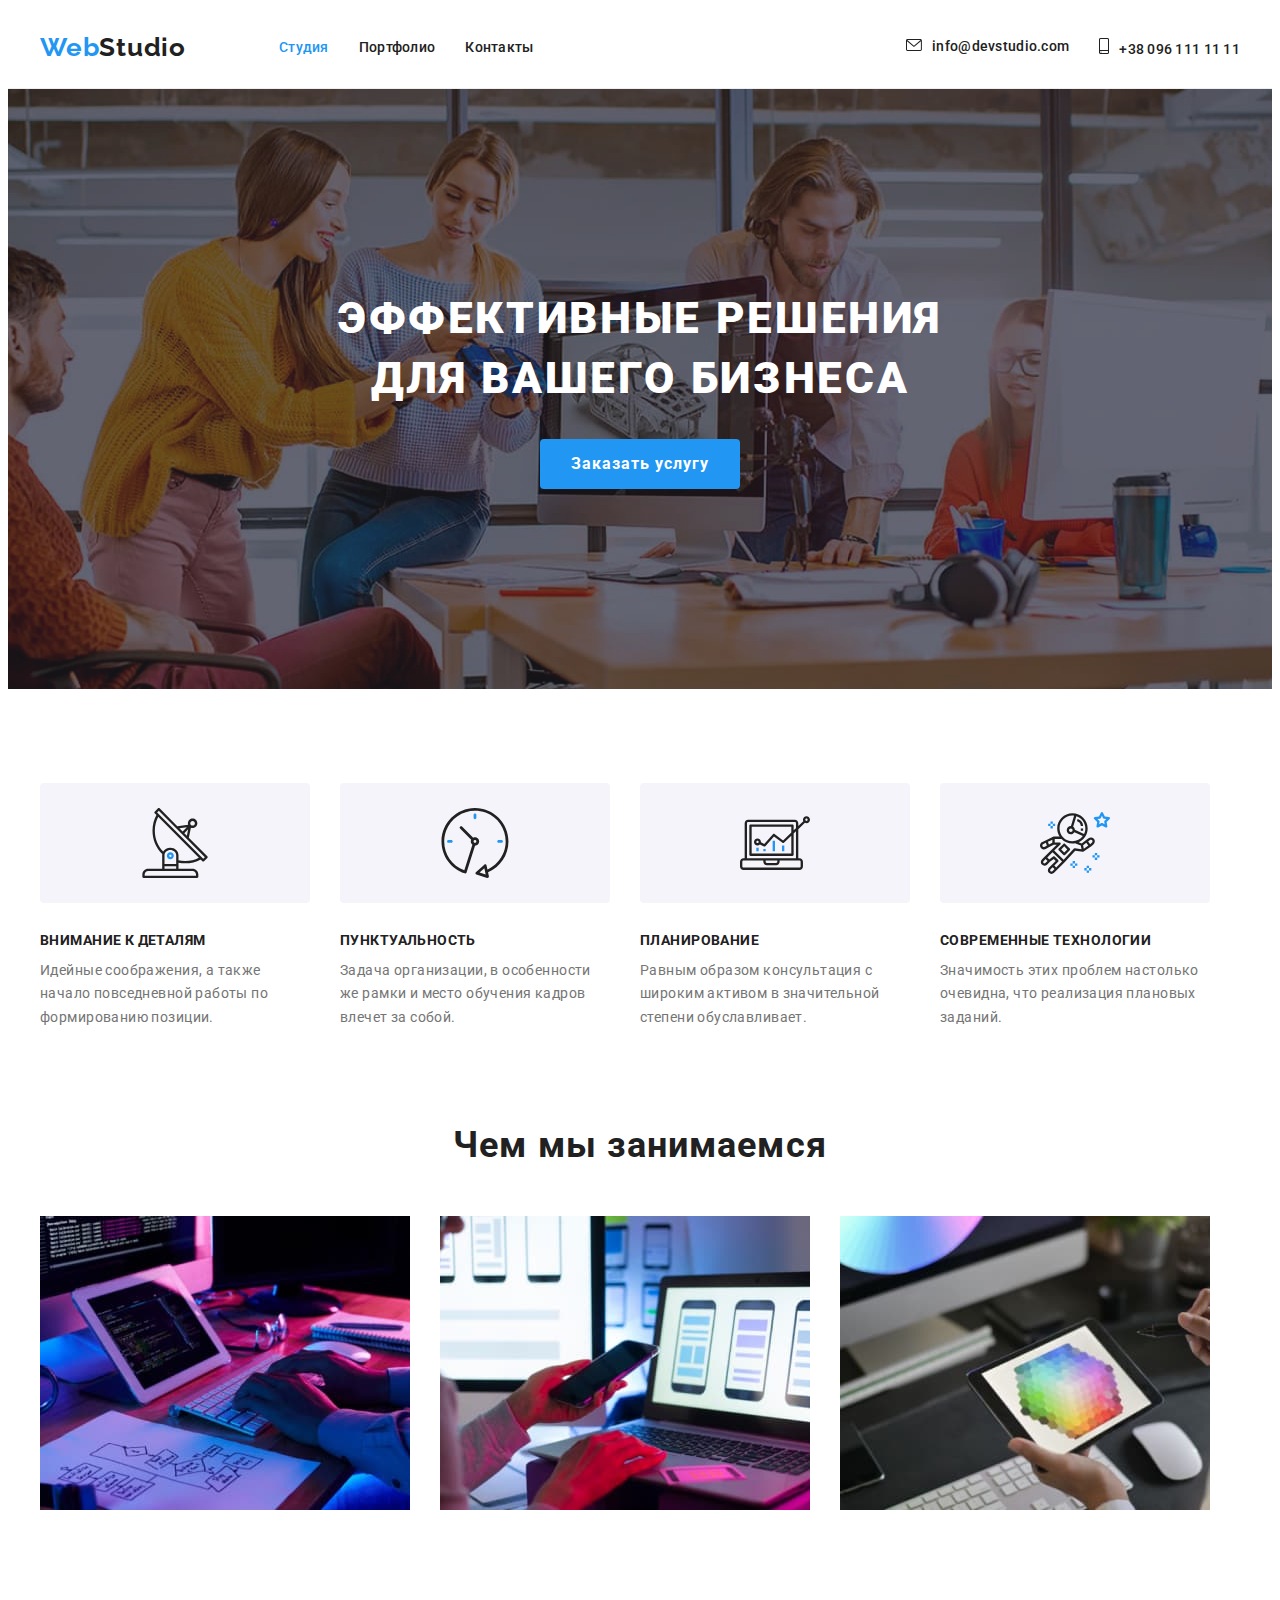
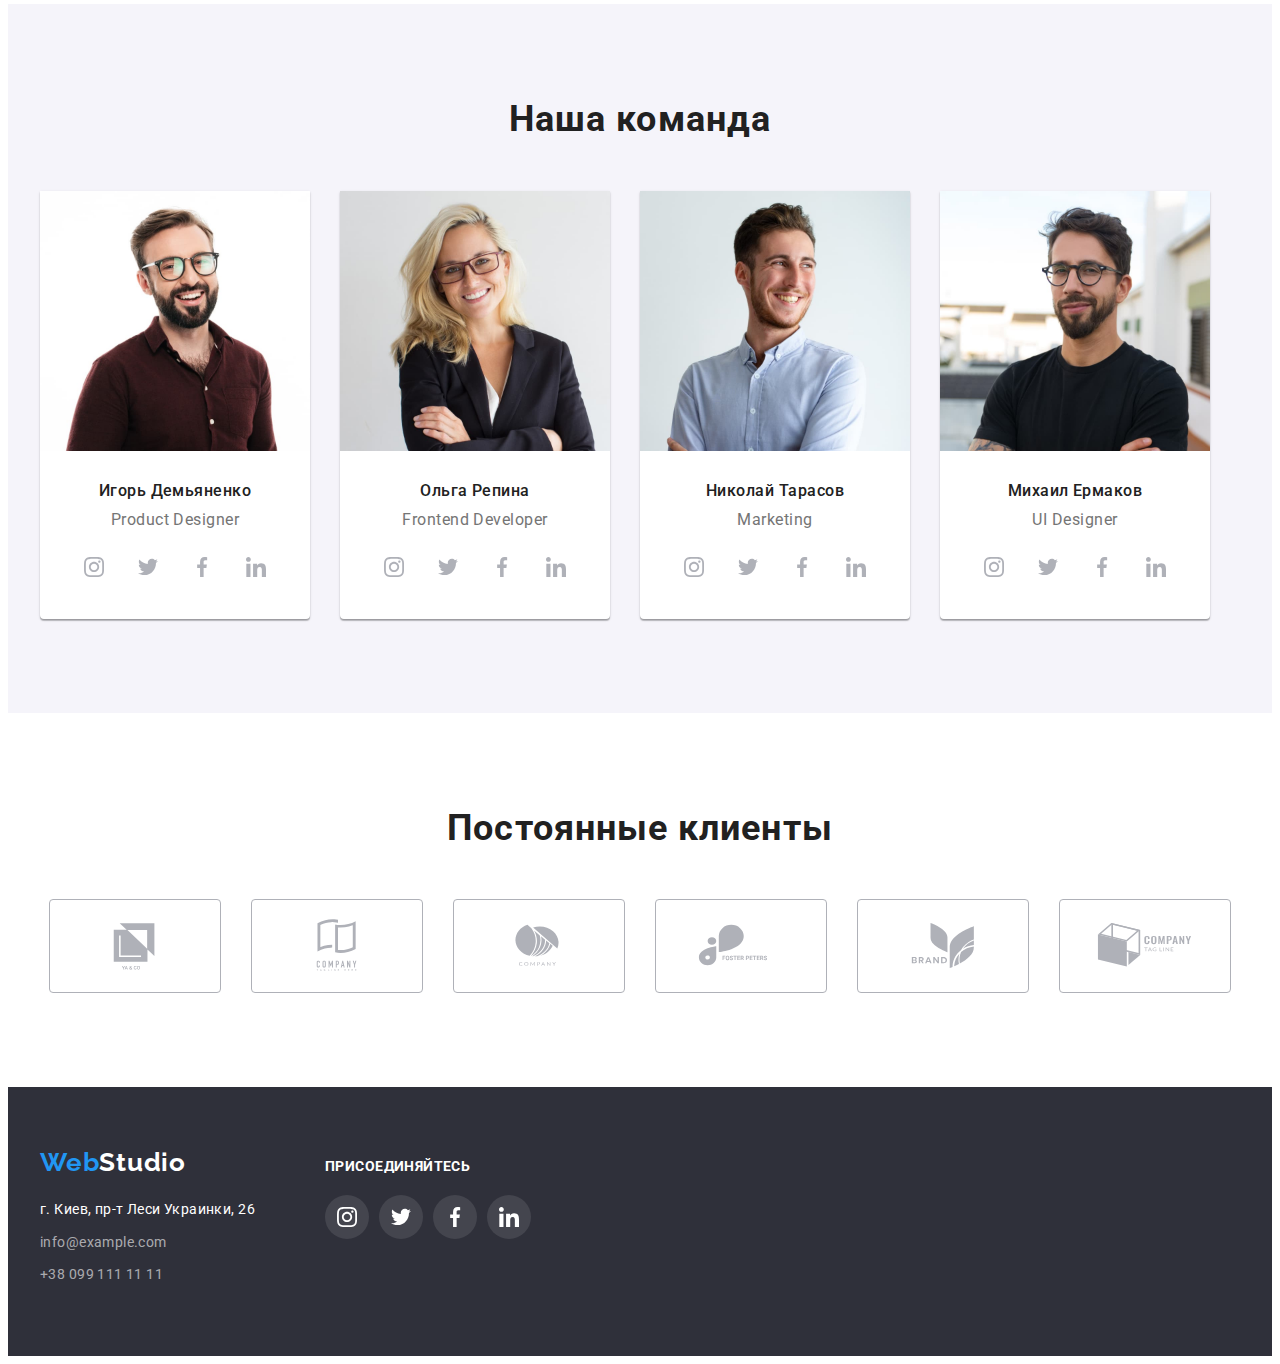
<file: index.html>
<!DOCTYPE html>
<html lang="ru">
  <head>
    <meta charset="UTF-8" />
    <meta http-equiv="X-UA-Compatible" content="IE=edge" />
    <meta name="viewport" content="width=device-width, initial-scale=1.0" />
    <title lang="en">Web Studio</title>
    <link
      rel="stylesheet"
      href="https://cdnjs.cloudflare.com/ajax/libs/modern-normalize/1.1.0/modern-normalize.min.css"
      integrity="sha512-wpPYUAdjBVSE4KJnH1VR1HeZfpl1ub8YT/NKx4PuQ5NmX2tKuGu6U/JRp5y+Y8XG2tV+wKQpNHVUX03MfMFn9Q=="
      crossorigin="anonymous"
      referrerpolicy="no-referrer"
    />
    <link href="./css/styles.css" rel="stylesheet" />
    <link rel="preconnect" href="https://fonts.googleapis.com" />
    <link rel="preconnect" href="https://fonts.gstatic.com" crossorigin />
    <link
      href="https://fonts.googleapis.com/css2?family=Raleway:wght@700&family=Roboto:wght@400;500;700;900&display=swap"
      rel="stylesheet"
    />
  </head>
  <body>
    <header class="header">
      <div class="container">
        <nav class="header-nav">
          <a href="./index.html" lang="en" class="header-logo link"
            ><span class="header-web">Web</span><span class="header-studio">Studio</span></a
          >
          <ul class="header-list">
            <li class="header-item list">
              <a href="./index.html" class="header-link-studio link">Студия</a>
            </li>
            <li class="header-item list">
              <a href="./portfolio.html" class="link">Портфолио</a>
            </li>
            <li class="header-item list">
              <a href="#footer-address" class="link">Контакты</a>
            </li>
          </ul>
        </nav>
        <ul class="header-contacts link">
          <li class="header-item list">
            <a href="mailto:info@devstudio.com" class="header-contact link"
              ><svg width="16" height="12" class="header-icon">
                <use href="./images/icons.svg#icon-envelope"></use></svg
              >info@devstudio.com</a
            >
          </li>
          <li class="header-item list">
            <a href="tel:+380961111111" class="header-contact link"
              ><svg width="10" height="16" class="header-icon">
                <use href="./images/icons.svg#icon-smartphone"></use></svg
              >+38 096 111 11 11</a
            >
          </li>
        </ul>
      </div>
    </header>
    <main class="main">
      <!--Зробити замовлення-->
      <section class="main-order section">
        <div class="container">
          <h1 class="main-order-title">
            Эффективные решения <br />
            для вашего бизнеса
          </h1>
          <button type="button" class="main-order-button button">Заказать услугу</button>
        </div>
      </section>
      <!--Переваги-->
      <section class="main-benefits-servises section">
        <div class="main-benefits container">
          <!-- <h2 class="main-benefits-title">Переваги</h2> -->
          <ul class="main-benefits-list">
            <li class="main-benefits-item list">
              <div class="main-benefits-bg">
                <svg width="70" height="70">
                  <use href="./images/icons.svg#icon-antenna"></use>
                </svg>
              </div>
              <div class="main-benefits-text">
                <h3 class="main-benefits-item-title">Внимание к деталям</h3>
                <p class="main-benefits-item-text">
                  Идейные соображения, а также начало повседневной работы по формированию позиции.
                </p>
              </div>
            </li>
            <li class="main-benefits-item list">
              <div class="main-benefits-bg">
                <svg width="70" height="70">
                  <use href="./images/icons.svg#icon-clock"></use>
                </svg>
              </div>
              <div class="main-benefits-text">
                <h3 class="main-benefits-item-title">Пунктуальность</h3>
                <p class="main-benefits-item-text">
                  Задача организации, в особенности же рамки и место обучения кадров влечет за
                  собой.
                </p>
              </div>
            </li>
            <li class="main-benefits-item list">
              <div class="main-benefits-bg">
                <svg width="70" height="70">
                  <use href="./images/icons.svg#icon-diagram"></use>
                </svg>
              </div>
              <div class="main-benefits-text">
                <h3 class="main-benefits-item-title">Планирование</h3>
                <p class="main-benefits-item-text">
                  Равным образом консультация с широким активом в значительной степени
                  обуславливает.
                </p>
              </div>
            </li>
            <li class="main-benefits-item list">
              <div class="main-benefits-bg">
                <svg width="70" height="70">
                  <use href="./images/icons.svg#icon-astronaut"></use>
                </svg>
              </div>
              <div class="main-benefits-text">
                <h3 class="main-benefits-item-title">Современные технологии</h3>
                <p class="main-benefits-item-text">
                  Значимость этих проблем настолько очевидна, что реализация плановых заданий.
                </p>
              </div>
            </li>
          </ul>
        </div>
        <!--Перелік послуг-->
        <div class="main-services container">
          <h2 class="main-services-title">Чем мы занимаемся</h2>
          <ul class="main-services-list">
            <li class="main-services-item list">
              <img src="./images/box_1.jpg" alt="планшет клавіатура малюнок" width="370" />
            </li>
            <li class="main-services-item list">
              <img src="./images/box_2.jpg" alt="ноутбук телефон в в руках" width="370" />
            </li>
            <li class="main-services-item list">
              <img src="./images/box_3.jpg" alt="планшет в руках" width="370" />
            </li>
          </ul>
        </div>
      </section>
      <!--Наша команда-->
      <section class="main-team section">
        <div class="container">
          <h2 class="main-team-title">Наша команда</h2>
          <ul class="main-team-list">
            <li class="main-team-item list">
              <img src="./images/foto_demjanenko.jpg" alt="фото Игорь Демяненко" width="270" />
              <div class="main-team-text">
                <h3 class="main-team-item-title">Игорь Демьяненко</h3>
                <p lang="en" class="main-team-item-text">Product Designer</p>
                <ul class="main-team-social">
                  <li class="main-team-social-item list">
                    <a href="" class="main-team-social-item-link"
                      ><svg class="icon-social" width="20" height="20">
                        <use href="./images/icons.svg#icon-instagram"></use>
                      </svg>
                    </a>
                  </li>
                  <li class="main-team-social-item list">
                    <a href="" class="main-team-social-item-link"
                      ><svg class="icon-social" width="20" height="20">
                        <use href="./images/icons.svg#icon-twitter"></use>
                      </svg>
                    </a>
                  </li>
                  <li class="main-team-social-item list">
                    <a href="" class="main-team-social-item-link"
                      ><svg class="icon-social" width="20" height="20">
                        <use href="./images/icons.svg#icon-facebook"></use>
                      </svg>
                    </a>
                  </li>
                  <li class="main-team-social-item list">
                    <a href="" class="main-team-social-item-link"
                      ><svg class="icon-social" width="20" height="20">
                        <use href="./images/icons.svg#icon-linkedin"></use>
                      </svg>
                    </a>
                  </li>
                </ul>
              </div>
            </li>
            <li class="main-team-item list">
              <img src="./images/foto_repina.jpg" alt="фото Ольга Репина" width="270" />
              <div class="main-team-text">
                <h3 class="main-team-item-title">Ольга Репина</h3>
                <p lang="en" class="main-team-item-text">Frontend Developer</p>
                <ul class="main-team-social">
                  <li class="main-team-social-item list">
                    <a href="" class="main-team-social-item-link"
                      ><svg class="icon-social" width="20" height="20">
                        <use href="./images/icons.svg#icon-instagram"></use>
                      </svg>
                    </a>
                  </li>
                  <li class="main-team-social-item list">
                    <a href="" class="main-team-social-item-link"
                      ><svg class="icon-social" width="20" height="20">
                        <use href="./images/icons.svg#icon-twitter"></use>
                      </svg>
                    </a>
                  </li>
                  <li class="main-team-social-item list">
                    <a href="" class="main-team-social-item-link"
                      ><svg class="icon-social" width="20" height="20">
                        <use href="./images/icons.svg#icon-facebook"></use>
                      </svg>
                    </a>
                  </li>
                  <li class="main-team-social-item list">
                    <a href="" class="main-team-social-item-link"
                      ><svg class="icon-social" width="20" height="20">
                        <use href="./images/icons.svg#icon-linkedin"></use>
                      </svg>
                    </a>
                  </li>
                </ul>
              </div>
            </li>
            <li class="main-team-item list">
              <img src="./images/foto_tarasov.jpg" alt="фото Николай Тарасов" width="270" />
              <div class="main-team-text">
                <h3 class="main-team-item-title">Николай Тарасов</h3>
                <p lang="en" class="main-team-item-text">Marketing</p>
                <ul class="main-team-social">
                  <li class="main-team-social-item list">
                    <a href="" class="main-team-social-item-link"
                      ><svg class="icon-social" width="20" height="20">
                        <use href="./images/icons.svg#icon-instagram"></use>
                      </svg>
                    </a>
                  </li>
                  <li class="main-team-social-item list">
                    <a href="" class="main-team-social-item-link"
                      ><svg class="icon-social" width="20" height="20">
                        <use href="./images/icons.svg#icon-twitter"></use>
                      </svg>
                    </a>
                  </li>
                  <li class="main-team-social-item list">
                    <a href="" class="main-team-social-item-link"
                      ><svg class="icon-social" width="20" height="20">
                        <use href="./images/icons.svg#icon-facebook"></use>
                      </svg>
                    </a>
                  </li>
                  <li class="main-team-social-item list">
                    <a href="" class="main-team-social-item-link"
                      ><svg class="icon-social" width="20" height="20">
                        <use href="./images/icons.svg#icon-linkedin"></use>
                      </svg>
                    </a>
                  </li>
                </ul>
              </div>
            </li>
            <li class="main-team-item list">
              <img src="./images/foto_ermakov.jpg" alt="фото Михаил Ермаков" width="270" />
              <div class="main-team-text">
                <h3 class="main-team-item-title">Михаил Ермаков</h3>
                <p lang="en" class="main-team-item-text">UI Designer</p>
                <ul class="main-team-social">
                  <li class="main-team-social-item list">
                    <a href="" class="main-team-social-item-link"
                      ><svg class="icon-social" width="20" height="20">
                        <use href="./images/icons.svg#icon-instagram"></use>
                      </svg>
                    </a>
                  </li>
                  <li class="main-team-social-item list">
                    <a href="" class="main-team-social-item-link"
                      ><svg class="icon-social" width="20" height="20">
                        <use href="./images/icons.svg#icon-twitter"></use>
                      </svg>
                    </a>
                  </li>
                  <li class="main-team-social-item list">
                    <a href="" class="main-team-social-item-link"
                      ><svg class="icon-social" width="20" height="20">
                        <use href="./images/icons.svg#icon-facebook"></use>
                      </svg>
                    </a>
                  </li>
                  <li class="main-team-social-item list">
                    <a href="" class="main-team-social-item-link"
                      ><svg class="icon-social" width="20" height="20">
                        <use href="./images/icons.svg#icon-linkedin"></use>
                      </svg>
                    </a>
                  </li>
                </ul>
              </div>
            </li>
          </ul>
        </div>
      </section>
      <!--Постійні клієнти-->
      <section class="main-clients section">
        <div class="container">
          <h2 class="main-clients-title">Постоянные клиенты</h2>
          <ul class="main-clients-list">
            <li class="main-client-item list">
              <a href="" class="main-clients-link"
                ><svg width="106" height="60" class="icon-client">
                  <use href="./images/icons.svg#icon-logo-ya-co"></use></svg
              ></a>
            </li>
            <li class="main-client-item list">
              <a href="" class="main-clients-link"
                ><svg width="106" height="60" class="icon-client">
                  <use href="./images/icons.svg#icon-logo-company-tagline-here"></use></svg
              ></a>
            </li>
            <li class="main-client-item list">
              <a href="" class="main-clients-link"
                ><svg width="106" height="60" class="icon-client">
                  <use href="./images/icons.svg#icon-logo-company"></use></svg
              ></a>
            </li>
            <li class="main-client-item list">
              <a href="" class="main-clients-link"
                ><svg width="106" height="60" class="icon-client">
                  <use href="./images/icons.svg#icon-logo-foster-peters"></use></svg
              ></a>
            </li>
            <li class="main-client-item list">
              <a href="" class="main-clients-link"
                ><svg width="106" height="60" class="icon-client">
                  <use href="./images/icons.svg#icon-logo-brand"></use></svg
              ></a>
            </li>
            <li class="main-client-item list">
              <a href="" class="main-clients-link"
                ><svg width="106" height="60" class="icon-client">
                  <use href="./images/icons.svg#icon-logo-conpany-tagline"></use></svg
              ></a>
            </li>
          </ul>
        </div>
      </section>
    </main>
    <footer class="footer">
      <div class="container footer-container">
        <div class="footer-logo-adress-box">
          <a href="./index.html" lang="en" class="footer-logo link"
            ><span class="footer-web">Web</span><span class="footer-studio">Studio</span></a
          >
          <address class="footer-address" id="footer-address">
            <p class="footer-address-text address">г. Киев, пр-т Леси Украинки, 26</p>
            <ul class="footer-address-list">
              <li class="footer-address-item list">
                <a href="mailto:info@example.com" class="footer-contact link">info@example.com</a>
              </li>
              <li class="footer-address-item list">
                <a href="tel:+380991111111" class="footer-contact link">+38 099 111 11 11</a>
              </li>
            </ul>
          </address>
        </div>
        <div class="footer-social">
          <h3 class="footer-social-titel">присоединяйтесь</h3>
          <ul class="footer-social-link">
            <li class="footer-social-item list">
              <a href="" class="footer-social-item-link"
                ><svg class="footer-icon-social" width="20" height="20">
                  <use href="./images/icons.svg#icon-instagram"></use>
                </svg>
              </a>
            </li>
            <li class="footer-social-item list">
              <a href="" class="footer-social-item-link"
                ><svg class="footer-icon-social" width="20" height="20">
                  <use href="./images/icons.svg#icon-twitter"></use>
                </svg>
              </a>
            </li>
            <li class="footer-social-item list">
              <a href="" class="footer-social-item-link"
                ><svg class="footer-icon-social" width="20" height="20">
                  <use href="./images/icons.svg#icon-facebook"></use>
                </svg>
              </a>
            </li>
            <li class="footer-social-item list">
              <a href="" class="footer-social-item-link"
                ><svg class="footer-icon-social" width="20" height="20">
                  <use href="./images/icons.svg#icon-linkedin"></use>
                </svg>
              </a>
            </li>
          </ul>
        </div>
      </div>
    </footer>
  </body>
</html>
</file>
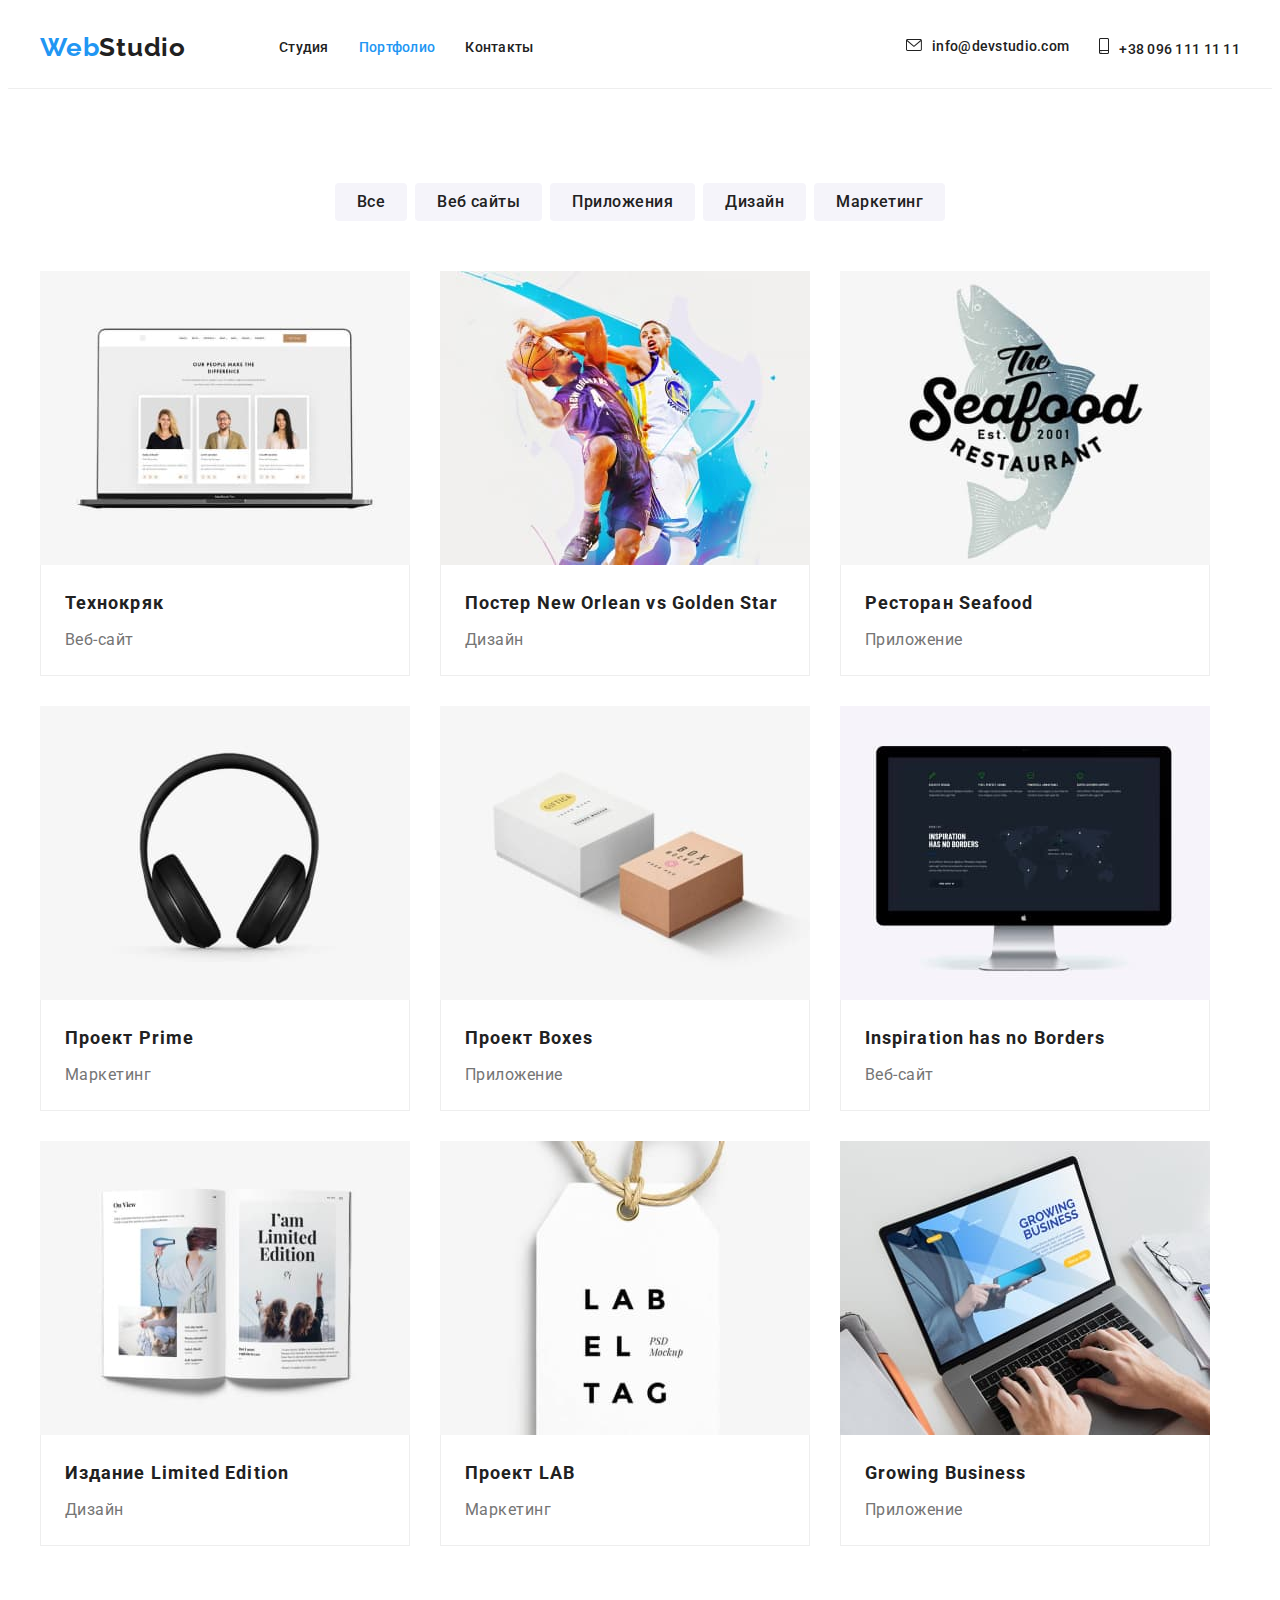
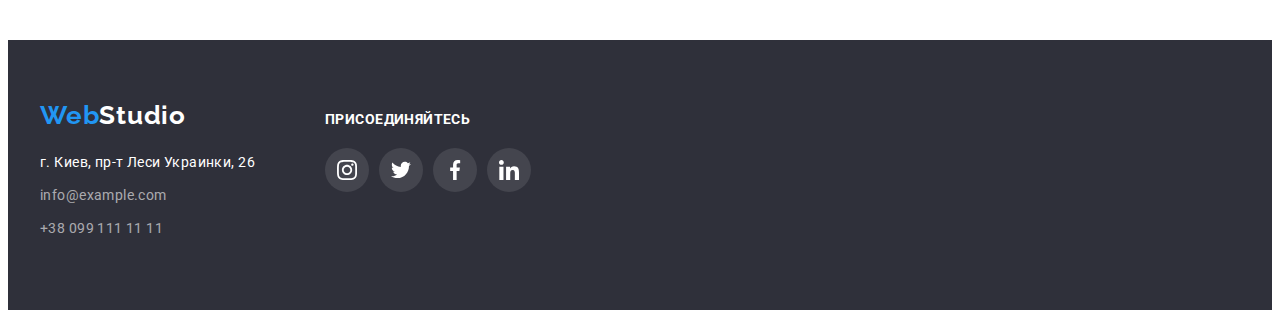
<file: portfolio.html>
<!DOCTYPE html>
<html lang="ru">
  <head>
    <meta charset="UTF-8" />
    <meta http-equiv="X-UA-Compatible" content="IE=edge" />
    <meta name="viewport" content="width=device-width, initial-scale=1.0" />
    <title lang="en">Web Studio</title>
    <link
      rel="stylesheet"
      href="https://cdnjs.cloudflare.com/ajax/libs/modern-normalize/1.1.0/modern-normalize.min.css"
      integrity="sha512-wpPYUAdjBVSE4KJnH1VR1HeZfpl1ub8YT/NKx4PuQ5NmX2tKuGu6U/JRp5y+Y8XG2tV+wKQpNHVUX03MfMFn9Q=="
      crossorigin="anonymous"
      referrerpolicy="no-referrer"
    />
    <link href="./css/styles.css" rel="stylesheet" />
    <link rel="preconnect" href="https://fonts.googleapis.com" />
    <link rel="preconnect" href="https://fonts.gstatic.com" crossorigin />
    <link
      href="https://fonts.googleapis.com/css2?family=Raleway:wght@700&family=Roboto:wght@400;500;700;900&display=swap"
      rel="stylesheet"
    />
  </head>
  <body>
    <header class="header">
      <div class="container">
        <nav class="header-nav">
          <a href="./index.html" lang="en" class="header-logo link"
            ><span class="header-web">Web</span><span class="header-studio">Studio</span></a
          >
          <ul class="header-list">
            <li class="header-item list">
              <a href="./index.html" class="link">Студия</a>
            </li>
            <li class="header-item list">
              <a href="./portfolio.html" class="header-link-portfolio link">Портфолио</a>
            </li>
            <li class="header-item list">
              <a href="#footer-address" class="link">Контакты</a>
            </li>
          </ul>
        </nav>
        <ul class="header-contacts link">
          <li class="header-item list">
            <a href="mailto:info@devstudio.com" class="header-contact link"
              ><svg width="16" height="12" class="header-icon">
                <use href="./images/icons.svg#icon-envelope"></use></svg
              >info@devstudio.com</a
            >
          </li>
          <li class="header-item list">
            <a href="tel:+380961111111" class="header-contact link"
              ><svg width="10" height="16" class="header-icon">
                <use href="./images/icons.svg#icon-smartphone"></use></svg
              >+38 096 111 11 11</a
            >
          </li>
        </ul>
      </div>
    </header>
    <main class="main">
      <!--Портфоліо-->
      <section class="section-portfolio section">
        <div class="container">
          <!-- <h1 class="visualy-hidden">Портфолио</h1> -->
          <ul class="main-portfolio-buttons">
            <li class="main-portfolio-button-item list">
              <button type="button" class="main-portfolio-button button">Все</button>
            </li>
            <li class="main-portfolio-button-item list">
              <button type="button" class="main-portfolio-button button">Веб сайты</button>
            </li>
            <li class="main-portfolio-button-item list">
              <button type="button" class="main-portfolio-button button">Приложения</button>
            </li>
            <li class="main-portfolio-button-item list">
              <button type="button" class="main-portfolio-button button">Дизайн</button>
            </li>
            <li class="main-portfolio-button-item list">
              <button type="button" class="main-portfolio-button button">Маркетинг</button>
            </li>
          </ul>
          <ul class="main-portfolio-projects">
            <li class="main-portfolio-project-item list">
              <a href="" class="main-portfolio-project-link link">
                <img src="./images/tehnokrjak.jpg" alt="Технокряк" width="370" />
                <div class="portfolio-text-border">
                  <h2 class="portfolio-title">Технокряк</h2>
                  <p class="portfolio-text">Веб-сайт</p>
                </div>
              </a>
            </li>
            <li class="main-portfolio-project-item list">
              <a href="" class="main-portfolio-project-link link">
                <img
                  src="./images/new_orlean.jpg"
                  alt="Постер New Orlean vs Golden Star"
                  width="370"
                />
                <div class="portfolio-text-border">
                  <h2 class="portfolio-title">Постер New Orlean vs Golden Star</h2>
                  <p class="portfolio-text">Дизайн</p>
                </div>
              </a>
            </li>
            <li class="main-portfolio-project-item list">
              <a href="" class="main-portfolio-project-link link">
                <img src="./images/seafood.jpg" alt="Ресторан Seafood" width="370" />
                <div class="portfolio-text-border">
                  <h2 class="portfolio-title">Ресторан Seafood</h2>
                  <p class="portfolio-text">Приложение</p>
                </div>
              </a>
            </li>
            <li class="main-portfolio-project-item list">
              <a href="" class="main-portfolio-project-link link">
                <img src="./images/prime.jpg" alt="Проект Prime" width="370" />
                <div class="portfolio-text-border">
                  <h2 class="portfolio-title">Проект Prime</h2>
                  <p class="portfolio-text">Маркетинг</p>
                </div>
              </a>
            </li>
            <li class="main-portfolio-project-item list">
              <a href="" class="main-portfolio-project-link link">
                <img src="./images/boxes.jpg" alt="роект Boxes" width="370" />
                <div class="portfolio-text-border">
                  <h2 class="portfolio-title">Проект Boxes</h2>
                  <p class="portfolio-text">Приложение</p>
                </div>
              </a>
            </li>
            <li class="main-portfolio-project-item list">
              <a href="" class="main-portfolio-project-link link">
                <img src="./images/inspirations.jpg" alt="Inspiration has no Borders" width="370" />
                <div class="portfolio-text-border">
                  <h2 class="portfolio-title">Inspiration has no Borders</h2>
                  <p class="portfolio-text">Веб-сайт</p>
                </div>
              </a>
            </li>
            <li class="main-portfolio-project-item list">
              <a href="" class="main-portfolio-project-link link">
                <img src="./images/edition.jpg" alt="Издание Limited Edition" width="370" />
                <div class="portfolio-text-border">
                  <h2 class="portfolio-title">Издание Limited Edition</h2>
                  <p class="portfolio-text">Дизайн</p>
                </div>
              </a>
            </li>
            <li class="main-portfolio-project-item list">
              <a href="" class="main-portfolio-project-link link">
                <img src="./images/lab.jpg" alt="Проект LAB" width="370" />
                <div class="portfolio-text-border">
                  <h2 class="portfolio-title">Проект LAB</h2>
                  <p class="portfolio-text">Маркетинг</p>
                </div>
              </a>
            </li>
            <li class="main-portfolio-project-item list">
              <a href="" class="main-portfolio-project-link link">
                <img src="./images/growing.jpg" alt="Growing Business" width="370" />
                <div class="portfolio-text-border">
                  <h2 class="portfolio-title">Growing Business</h2>
                  <p class="portfolio-text">Приложение</p>
                </div>
              </a>
            </li>
          </ul>
        </div>
      </section>
    </main>
    <footer class="footer">
      <div class="container footer-container">
        <div class="footer-logo-adress-box">
          <a href="./index.html" lang="en" class="footer-logo link"
            ><span class="footer-web">Web</span><span class="footer-studio">Studio</span></a
          >
          <address class="footer-address" id="footer-address">
            <p class="footer-address-text address">г. Киев, пр-т Леси Украинки, 26</p>
            <ul class="footer-address-list">
              <li class="footer-address-item list">
                <a href="mailto:info@example.com" class="footer-contact link">info@example.com</a>
              </li>
              <li class="footer-address-item list">
                <a href="tel:+380991111111" class="footer-contact link">+38 099 111 11 11</a>
              </li>
            </ul>
          </address>
        </div>
        <div class="footer-social">
          <h3 class="footer-social-titel">присоединяйтесь</h3>
          <ul class="footer-social-link">
            <li class="footer-social-item list">
              <a href="" class="footer-social-item-link"
                ><svg class="footer-icon-social" width="20" height="20">
                  <use href="./images/icons.svg#icon-instagram"></use>
                </svg>
              </a>
            </li>
            <li class="footer-social-item list">
              <a href="" class="footer-social-item-link"
                ><svg class="footer-icon-social" width="20" height="20">
                  <use href="./images/icons.svg#icon-twitter"></use>
                </svg>
              </a>
            </li>
            <li class="footer-social-item list">
              <a href="" class="footer-social-item-link"
                ><svg class="footer-icon-social" width="20" height="20">
                  <use href="./images/icons.svg#icon-facebook"></use>
                </svg>
              </a>
            </li>
            <li class="footer-social-item list">
              <a href="" class="footer-social-item-link"
                ><svg class="footer-icon-social" width="20" height="20">
                  <use href="./images/icons.svg#icon-linkedin"></use>
                </svg>
              </a>
            </li>
          </ul>
        </div>
      </div>
    </footer>
  </body>
</html>
</file>
<file: css/styles.css>
body {
  font-family: 'Roboto', sans-serif;
}
p,
h1,
h2,
h3,
h4,
h5,
h6 {
  margin: 0;
}

ul,
ul {
  padding-left: 0;
  margin: 0;
}

button {
  cursor: pointer;
}

img {
  display: block;
}

.link {
  text-decoration: none;
}

.list {
  list-style: none;
}

.container {
  width: 1200px;
  padding-left: 15px;
  padding-right: 15px;
  margin: 0 auto;
}

:root {
  --main-color: #212121;
  --second-color: #757575;
  --third-color: #ffffff;
  --fourth-color: #2196f3;
  --background-color: #2f303a;
  --hover-color: #2196f3;
}

.section {
  padding-top: 94px;
  padding-bottom: 94px;
}

/* -----------------------------HEADER---------------------------- */
.header {
  background-color: #ffffff;
  padding-top: 24px;
  padding-bottom: 25px;
  border-bottom: 1px solid #eeeeee;
}

.header .container {
  display: flex;
  align-items: center;
}

.header-nav {
  display: flex;
  align-items: center;
}

.header-logo {
  font-family: 'Raleway';
  font-weight: 700;
  font-size: 26px;
  line-height: 1.19;
  letter-spacing: 0.03em;
  margin-right: 93px;
}

.header-web {
  color: var(--fourth-color);
}
.header-studio {
  color: var(--main-color);
}

.header-list {
  font-weight: 500;
  font-size: 14px;
  line-height: 1.38;
  letter-spacing: 0.02em;
  color: var(--main-color);
  display: flex;
}

.header-item > .header-link-studio {
  color: var(--hover-color);
}

.header-item > .header-link-portfolio {
  color: var(--hover-color);
}

.header-item > a {
  color: var(--main-color);
}

.header-item > a:hover,
.header-item > a:focus {
  color: var(--hover-color);
}

.header-item:not(:last-child) {
  margin-right: 30px;
}

.header-link-studio:hover,
.header-link-studio:focus,
.header-link-studio:active {
  color: var(--hover-color);
}

.header-link-portfolio:hover,
.header-link-portfolio:focus,
.header-link-portfolio:active {
  color: var(--hover-color);
}

.header-link-contacts:hover,
.header-link-contacts:focus,
.header-link-contacts:active {
  color: var(--hover-color);
}

.header-contacts {
  display: flex;
  margin-left: auto;
}
.header-contact {
  font-weight: 500;
  font-size: 14px;
  line-height: 16px;
  letter-spacing: 0.02em;
  color: var(--second-color);
  display: flex;
  align-items: baseline;
}

.header-contact:hover,
.header-contact:focus {
  color: var(--hover-color);
}

.header-icon {
  margin-right: 10px;
  fill: currentColor;
}

/* -----------------------------MAIN-ORDER---------------------------- */

.main-order {
  /* background-color: var(--background-color); */
  background-image: url(../images/overlay-hero.png), url(../images/img-hero.jpg),
    url(../images/bg-hero.png);
  max-width: 1600px;
  margin: 0 auto;
  background-size: cover;
  background-repeat: no-repeat;
  background-position: center;
  padding-top: 200px;
  padding-bottom: 200px;
}

.main-order-title {
  font-weight: 900;
  font-size: 44px;
  line-height: 1.36;
  text-align: center;
  letter-spacing: 0.06em;
  text-transform: uppercase;
  color: var(--third-color);
  width: 696px;
  height: auto;
  margin-bottom: 30px;
  margin-left: auto;
  margin-right: auto;
  display: block;
}

.main-order-button {
  font-family: inherit;
  font-weight: 700;
  font-size: 16px;
  line-height: 1.88;
  text-align: center;
  letter-spacing: 0.06em;
  color: var(--third-color);
  background-color: var(--hover-color);
  width: 200px;
  height: 50px;
  border-radius: 4px;
  border: none;
  margin: 0 auto;
  display: block;
}

.main-order-button:hover,
.main-order-button:focus {
  color: var(--main-color);
  background-color: #f5f4fa;
}

/* -----------------------------MAIN-BENEFITS---------------------------- */

.main-benefits {
  margin-bottom: 94px;
}

.main-benefits-title {
  /* visibility: hidden; */
}
.main-benefits-list {
  display: flex;
  /* margin-left: -30px; */
  /* display: flex;
  justify-content: space-between; */
}

.main-benefits-bg {
  display: flex;
  background-color: #f5f4fa;
  border-radius: 4px;
  width: 270px;
  height: 120px;
  justify-content: center;
  align-items: center;
  margin-bottom: 30px;
}

.main-benefits-item {
  width: 270px;
  /* height: 101; */
  /* flex-basis: calc((100% - 120px) / 4);
  margin-left: 30px; */
}

.main-benefits-item:not(:last-child) {
  margin-right: 30px;
}

.main-benefits-item-title {
  font-weight: 700;
  font-size: 14px;
  line-height: 1.14;
  letter-spacing: 0.03em;
  text-transform: uppercase;
  color: var(--main-color);
  margin-bottom: 10px;
}

.main-benefits-item-text {
  font-size: 14px;
  line-height: 1.71;
  letter-spacing: 0.03em;
  color: var(--second-color);
}
/* -----------------------------MAIN-SERVICES---------------------------- */
.main-services.section {
  /* padding-bottom: 94px; */
}

.main-services-title {
  font-weight: 700;
  font-size: 36px;
  line-height: 1.17;
  text-align: center;
  letter-spacing: 0.03em;
  color: var(--main-color);
  margin-bottom: 50px;
}
.main-services-list {
  display: flex;
  /* margin-left: -30px; */
  /* display: flex;
  justify-content: space-between; */
}
.main-services-item {
  /* flex-basis: culc((100% - 90px) / 3);
  margin-left: 30px; */
}

.main-services-item:not(:last-child) {
  margin-right: 30px;
}

/* -----------------------------MAIN-TEAM---------------------------- */
.main-team.section {
  padding-bottom: 94px;
}

.main-team {
  background-color: #f5f4fa;
}
.main-team-title {
  font-weight: 700;
  font-size: 36px;
  line-height: 1.17;
  text-align: center;
  letter-spacing: 0.03em;
  color: var(--main-color);
  padding-top: 0px;
  margin-bottom: 50px;
}
.main-team-list {
  display: flex;

  /* margin-left: -30px; */
  /* justify-content: space-between; */
}

.main-team-item {
  /* flex-basis: culc((100% - 120px) / 4);
  margin-left: 30px; */

  width: 270px;
  background-color: #ffffff;
  box-shadow: 0px 1px 3px rgba(0, 0, 0, 0.12), 0px 1px 1px rgba(0, 0, 0, 0.14),
    0px 2px 1px rgba(0, 0, 0, 0.2);
  border-radius: 0px 0px 4px 4px;
}

.main-team-item:not(:last-child) {
  margin-right: 30px;
}

.main-team-text {
  padding-top: 30px;
  padding-bottom: 30px;
}

.main-team-item-title {
  font-weight: 500;
  font-size: 16px;
  line-height: 1.19;
  text-align: center;
  letter-spacing: 0.03em;
  color: var(--main-color);
  margin-bottom: 10px;
}

.main-team-item-text {
  font-size: 16px;
  line-height: 1.19;
  text-align: center;
  letter-spacing: 0.03em;
  color: var(--second-color);
  margin-bottom: 16px;
}

.main-team-social {
  display: flex;
  justify-content: center;
  align-items: center;
}

.main-team-social-item + .main-team-social-item {
  margin-left: 10px;
}

.main-team-social-item-link {
  width: 44px;
  height: 44px;
  border-radius: 50%;
  background-color: #ffffff;
  display: flex;
  justify-content: center;
  align-items: center;
}

.icon-social {
  fill: #afb1b8;
}

.main-team-social-item-link:hover,
.main-team-social-item-link:focus {
  background-color: #2196f3;
}

.main-team-social-item-link:hover .icon-social,
.main-team-social-item-link:focus .icon-social {
  fill: #ffffff;
}

/* -----------------------------MAIN-CLIENTS---------------------------- */

.main-clients {
}
.main-clients-title {
  font-weight: 700;
  font-size: 36px;
  line-height: 42px;
  text-align: center;
  letter-spacing: 0.03em;
  color: var(--main-color);
  padding-top: 0px;
  margin-bottom: 50px;
}

.main-clients-list {
  display: flex;
  justify-content: center;
  align-items: center;
  /* padding-bottom: 94px; */
}

.main-client-item + .main-client-item {
  margin-left: 30px;
}

.main-clients-link {
  display: flex;
  justify-content: center;
  align-items: center;
  width: 170px;
  height: 92px;
  border: 1px solid #afb1b8;
  border-radius: 4px;
}

.icon-client {
  fill: #afb1b8;
}

.main-clients-link:hover,
.main-clients-link:focus {
  border-color: #2196f3;
}

.main-clients-link:hover .icon-client,
.main-clients-link:focus .icon-client {
  fill: #2196f3;
}

/* -----------------------------MAIN-PORTFOLIO---------------------------- */

.main-portfolio-buttons {
  display: flex;
  justify-content: center;
}

.main-portfolio-button-item:not(:last-child) {
  margin-right: 8px;
}

.main-portfolio-buttons {
  margin-bottom: 50px;
}

.main-portfolio-button {
  font-family: inherit;
  font-weight: 500;
  font-size: 16px;
  line-height: 1.62;
  text-align: center;
  letter-spacing: 0.03em;
  color: var(--main-color);
  background-color: #f5f4fa;
  width: auto;
  height: 38px;
  border: none;
  border-radius: 4px;
  border-color: #f5f4fa;
  display: block;
  padding: 6px 22px;
}

.main-portfolio-button:hover,
.main-portfolio-button:focus {
  color: var(--third-color);
  background-color: var(--hover-color);
  box-shadow: 0px 3px 1px rgba(0, 0, 0, 0.1), 0px 1px 2px rgba(0, 0, 0, 0.08),
    0px 2px 2px rgba(0, 0, 0, 0.12);
}

.main-portfolio-projects {
  display: flex;
  flex-wrap: wrap;
  margin-top: -30px;
  margin-left: -30px;
}

/* .main-portfolio-projects {
justify-content: space-between;
} */

.main-portfolio-project-item {
  /* flex-basis: calc((100% - 270px) / 9); */
  margin-left: 30px;
  margin-top: 30px;
}

.main-portfolio-project-link {
  display: block;
}

.main-portfolio-project-link:hover,
.main-portfolio-project-link:focus {
  box-shadow: 0px 1px 1px rgba(0, 0, 0, 0.12), 0px 4px 4px rgba(0, 0, 0, 0.06),
    1px 4px 6px rgba(0, 0, 0, 0.16);
}

/* .main-portfolio-project-item:not(:last-child) {
  margin-top: 30px;
  margin-left: 30px;
} */

.portfolio-text-border {
  border-left: 1px solid #eeeeee;
  border-right: 1px solid #eeeeee;
  border-bottom: 1px solid #eeeeee;
  padding: 20px 24px;
}

.portfolio-title {
  font-weight: 700;
  font-size: 18px;
  line-height: 2;
  letter-spacing: 0.06em;
  color: var(--main-color);
  margin-bottom: 4px;
}

.portfolio-text {
  font-size: 16px;
  line-height: 1.88;
  letter-spacing: 0.03em;
  color: var(--second-color);
}

.section-portfolio.section {
  padding-bottom: 94px;
}

/* -----------------------------FOOTER---------------------------- */
.footer {
  background-color: var(--background-color);
  padding-top: 60px;
  padding-bottom: 60px;
}

.footer-container {
  display: flex;
  align-items: baseline;
}

.footer-logo-adress-box {
}

.footer-logo-adress-box + .footer-social {
  margin-left: 70px;
}

.footer-logo {
  font-family: 'Raleway';
  font-weight: 700;
  font-size: 26px;
  line-height: 1.19;
  letter-spacing: 0.03em;
}

.footer-web {
  color: var(--fourth-color);
}
.footer-studio {
  color: var(--third-color);
}

.footer-address {
  margin-top: 20px;
}

.footer-address-text {
  font-size: 14px;
  line-height: 1.71;
  letter-spacing: 0.03em;
  color: #ffffff;
  margin-bottom: 9px;
}

.footer-address-item {
  margin-bottom: 9px;
}

.footer-contact {
  font-size: 14px;
  line-height: 1.71;
  letter-spacing: 0.03em;
  color: rgba(255, 255, 255, 0.6);
}

.footer-contact:hover,
.footer-contact:focus {
  color: #ffffff;
}

.address {
  font-style: normal;
}

.footer-address-list {
  font-style: normal;
}

.footer-social {
}

.footer-social-titel {
  font-weight: 700;
  font-size: 14px;
  line-height: 1.14;
  letter-spacing: 0.03em;
  text-transform: uppercase;
  color: #ffffff;
  margin-bottom: 20px;
}

.footer-social-link {
  display: flex;
  align-items: center;
}

.footer-social-item + .footer-social-item {
  margin-left: 10px;
}

.footer-social-item-link {
  width: 44px;
  height: 44px;
  border-radius: 50%;
  background-color: rgba(255, 255, 255, 0.1);
  display: flex;
  justify-content: center;
  align-items: center;
}

.footer-icon-social {
  fill: #ffffff;
}

.footer-social-item-link:hover,
.footer-social-item-link:focus {
  background-color: #afb1b8;
}

.footer-social-item-link:hover .footer-icon-social,
.footer-social-item-link:focus .footer-icon-social {
  fill: currentColor;
}
</file>
